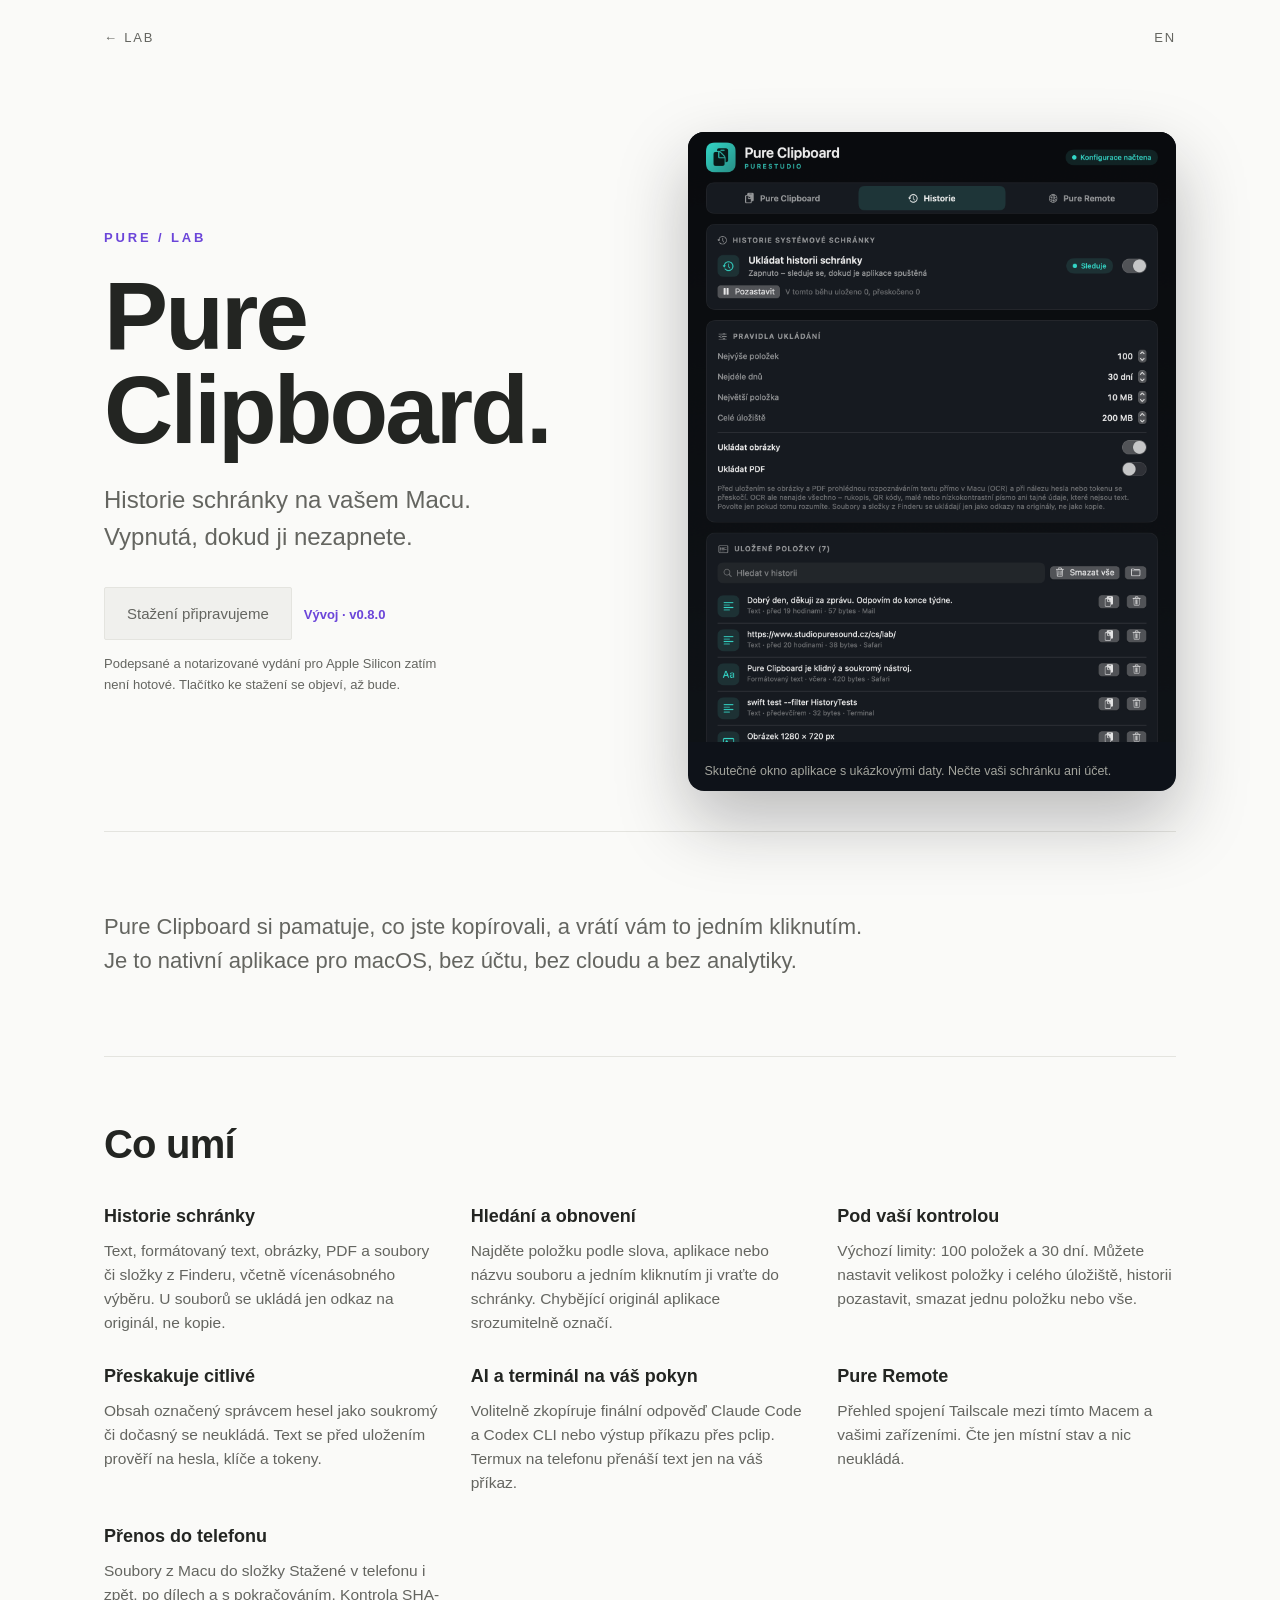
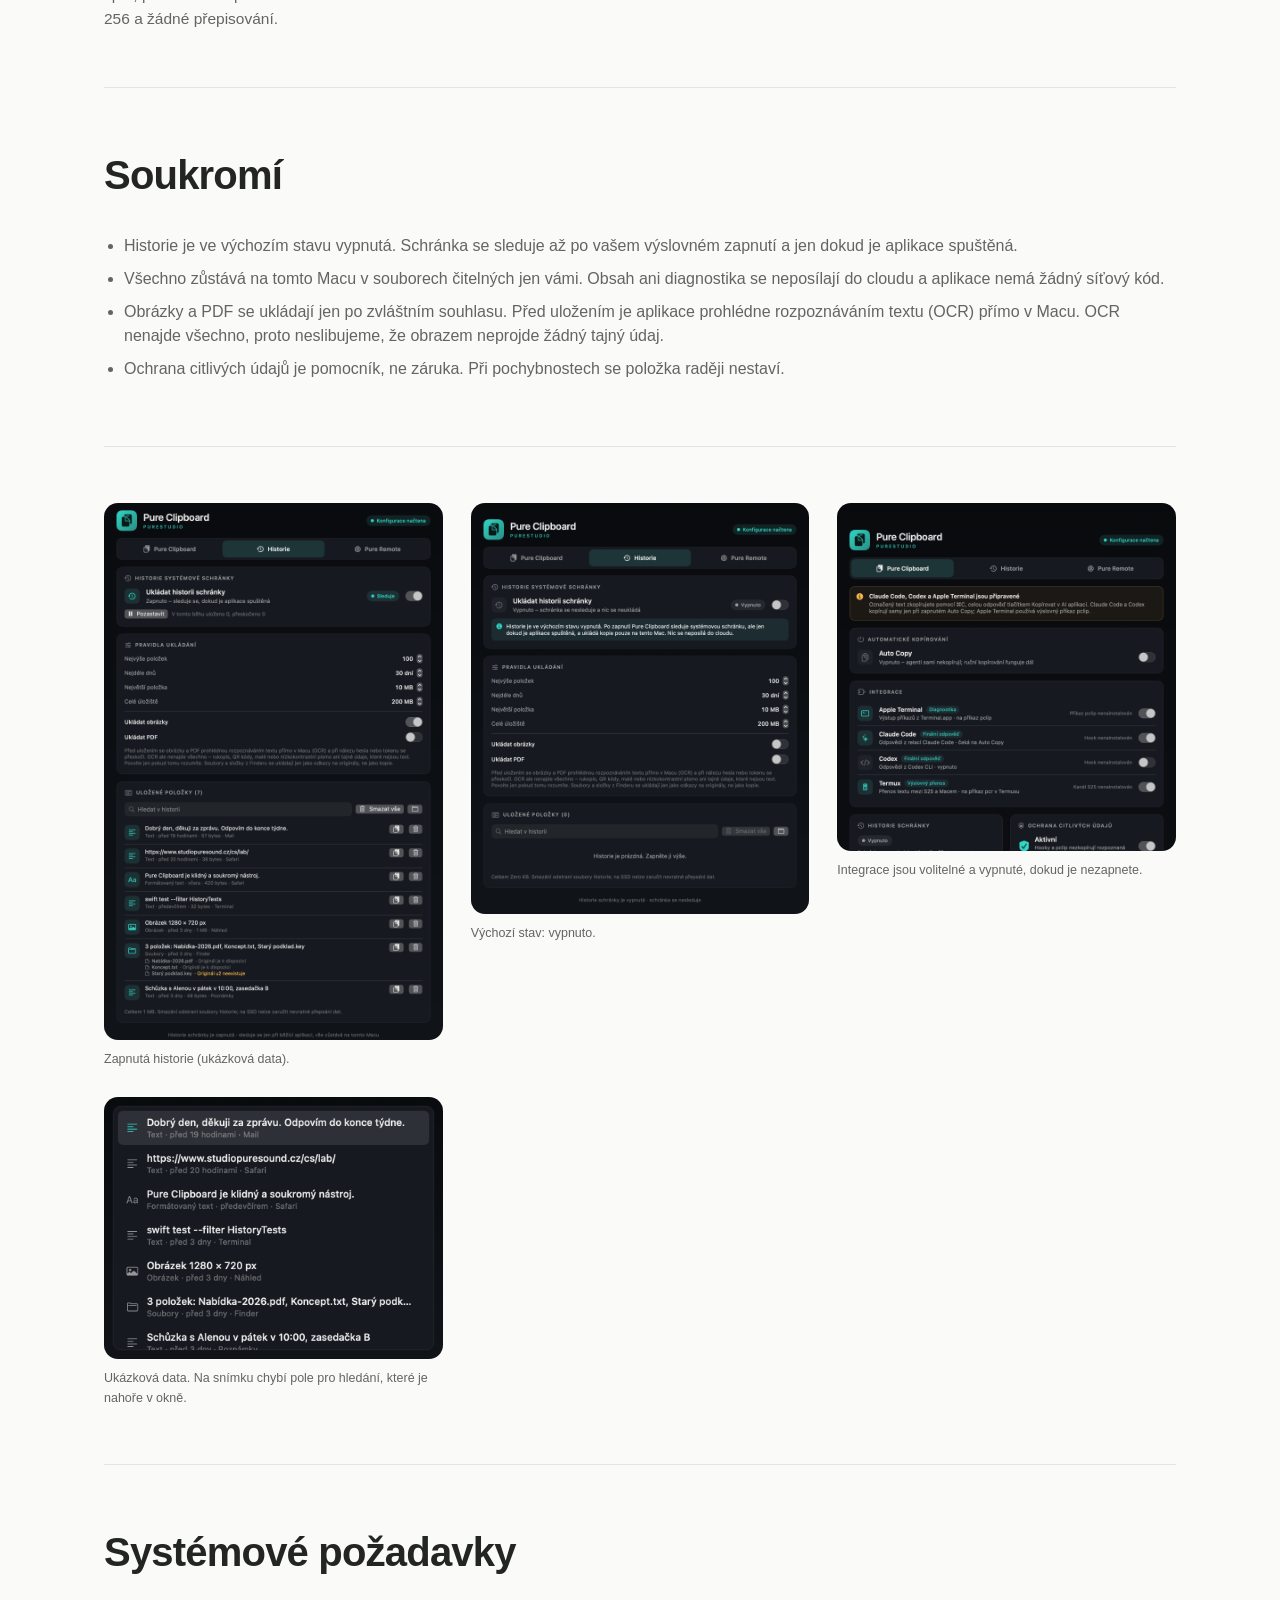
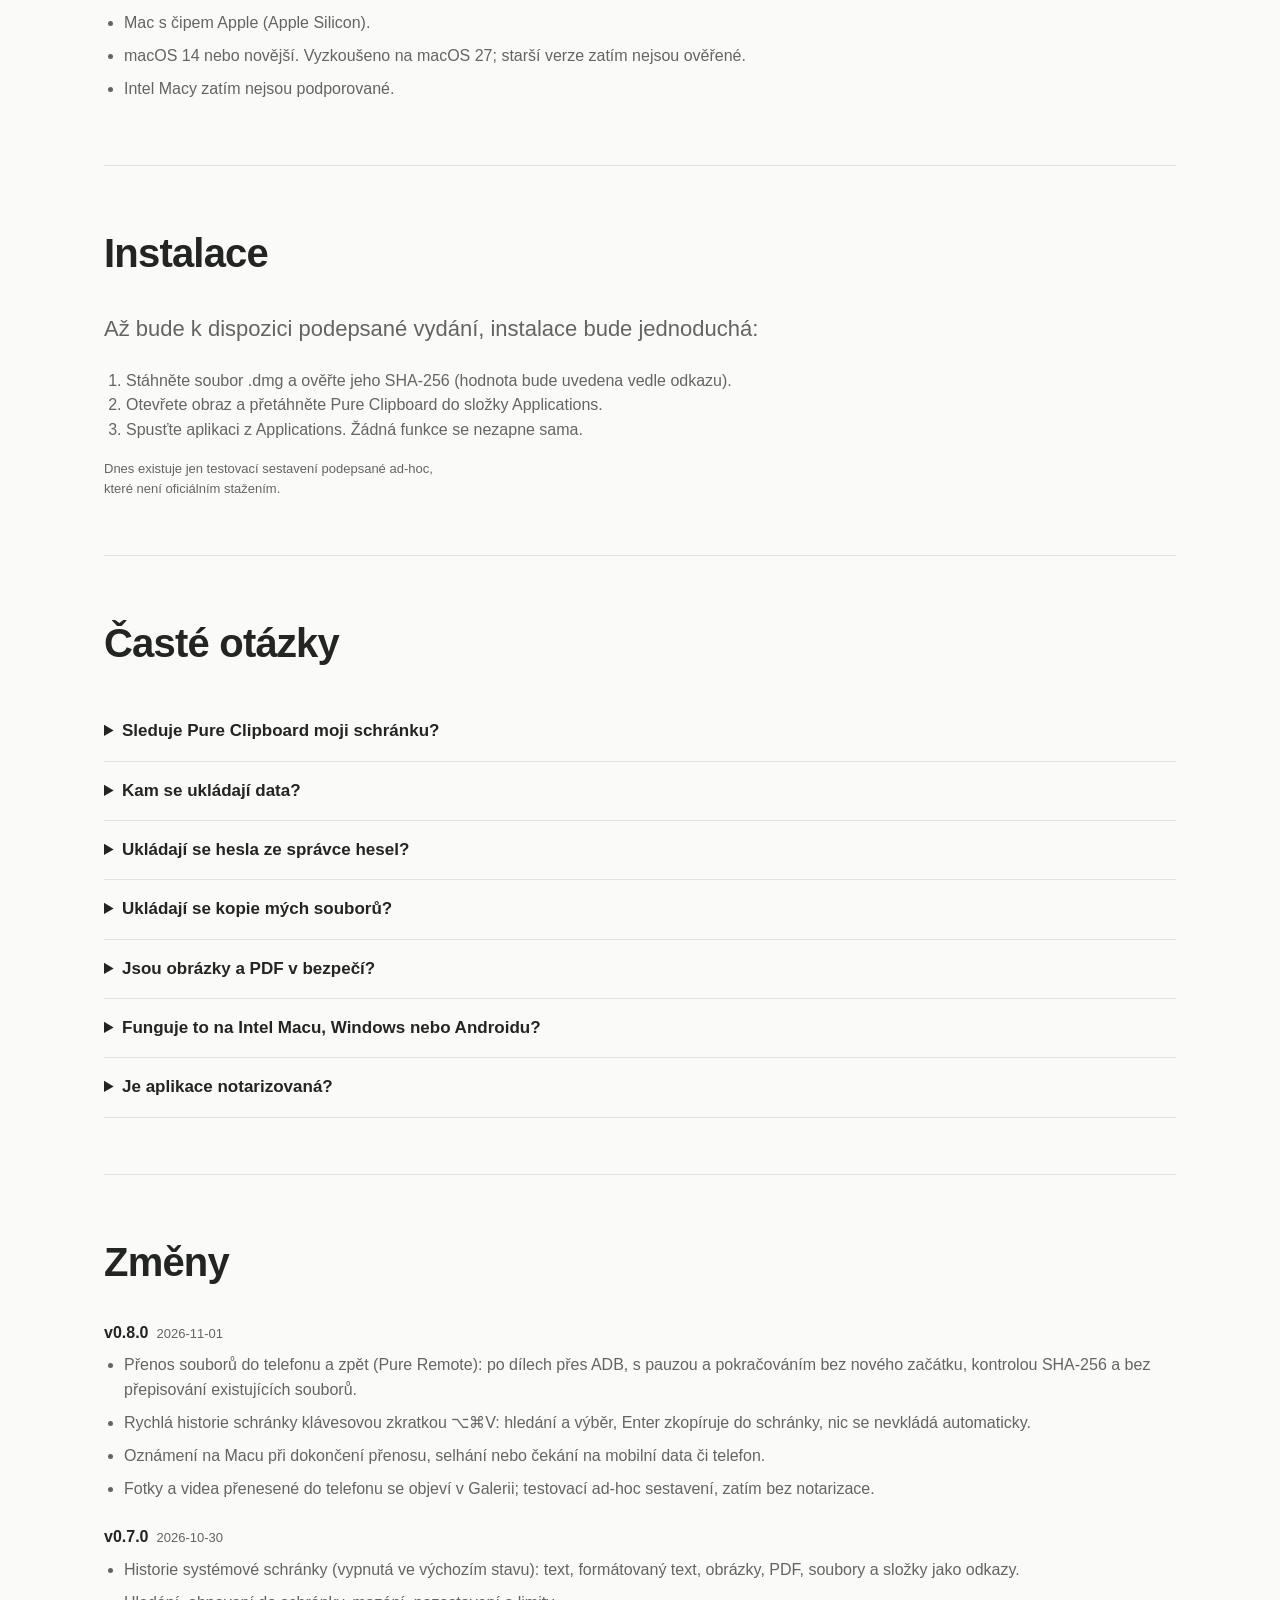
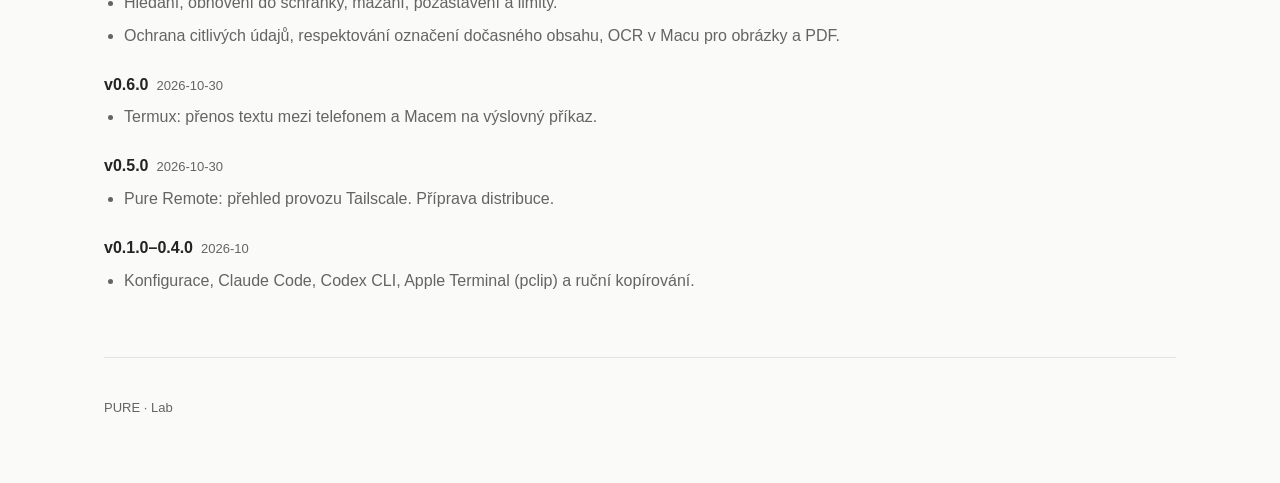
<file: web/pure-clipboard/cs/index.html>
<!doctype html>
<html lang="cs">
<head>
<meta charset="utf-8">
<meta name="viewport" content="width=device-width,initial-scale=1">
<title>Pure Clipboard — PURE</title>
<meta name="description" content="Pure Clipboard je nativní aplikace pro macOS: volitelná, ve výchozím stavu vypnutá historie schránky, která zůstává jen na vašem Macu.">
<meta name="theme-color" content="#fafaf8">
<link rel="canonical" href="https://www.studiopuresound.cz/cs/lab/pure-clipboard/">
<link rel="alternate" hreflang="cs" href="https://www.studiopuresound.cz/cs/lab/pure-clipboard/">
<link rel="alternate" hreflang="en" href="https://www.studiopuresound.cz/en/lab/pure-clipboard/">
<link rel="icon" type="image/png" href="../assets/favicon-64.png">
<link rel="apple-touch-icon" href="../assets/apple-touch-icon.png">
<meta property="og:type" content="website">
<meta property="og:title" content="Pure Clipboard — PURE">
<meta property="og:description" content="Historie schránky pro macOS. Vypnutá, dokud ji nezapnete. Nic neodchází do cloudu.">
<meta property="og:url" content="https://www.studiopuresound.cz/cs/lab/pure-clipboard/">
<meta property="og:locale" content="cs_CZ">
<meta property="og:image" content="https://www.studiopuresound.cz/assets/pure-clipboard-og.png">
<meta property="og:image:alt" content="Okno aplikace Pure Clipboard s historií schránky (ukázková data)">
<meta name="twitter:card" content="summary_large_image">
<link rel="stylesheet" href="../assets/pure-clipboard.css">
<script type="application/ld+json">{"@context": "https://schema.org", "@type": "SoftwareApplication", "name": "Pure Clipboard", "applicationCategory": "UtilitiesApplication", "operatingSystem": "macOS 14+ (Apple Silicon)", "description": "Pure Clipboard je nativní aplikace pro macOS: volitelná, ve výchozím stavu vypnutá historie schránky, která zůstává jen na vašem Macu.", "softwareVersion": "0.8.0", "inLanguage": "cs", "publisher": {"@type": "Organization", "name": "PURE"}}</script>
<script type="application/ld+json">{"@context": "https://schema.org", "@type": "FAQPage", "mainEntity": [{"@type": "Question", "name": "Sleduje Pure Clipboard moji schránku?", "acceptedAnswer": {"@type": "Answer", "text": "Jen když zapnete historii, a jen dokud je aplikace spuštěná. Ve výchozím stavu je historie vypnutá a schránka se nesleduje."}}, {"@type": "Question", "name": "Kam se ukládají data?", "acceptedAnswer": {"@type": "Answer", "text": "Do složky ~/Library/Application Support/PureClipboard na vašem Macu. Nic se neposílá na internet."}}, {"@type": "Question", "name": "Ukládají se hesla ze správce hesel?", "acceptedAnswer": {"@type": "Answer", "text": "Ne. Obsah označený jako soukromý nebo dočasný se přeskočí. Text se navíc prověřuje na hesla a tokeny; spolehlivé rozpoznání ale nelze zaručit."}}, {"@type": "Question", "name": "Ukládají se kopie mých souborů?", "acceptedAnswer": {"@type": "Answer", "text": "Ne. Z Finderu se ukládá jen odkaz na originál. Když originál zmizí, aplikace to ukáže."}}, {"@type": "Question", "name": "Jsou obrázky a PDF v bezpečí?", "acceptedAnswer": {"@type": "Answer", "text": "Ukládají se jen po zvláštním souhlasu a po kontrole OCR v Macu. OCR nerozpozná rukopis, QR kódy ani tajné údaje, které nejsou text, takže tuto funkci povolte jen vědomě."}}, {"@type": "Question", "name": "Funguje to na Intel Macu, Windows nebo Androidu?", "acceptedAnswer": {"@type": "Answer", "text": "Ne. Podporovaný je Apple Silicon s macOS 14 nebo novějším. Jiné platformy zatím nejsou ověřené."}}, {"@type": "Question", "name": "Je aplikace notarizovaná?", "acceptedAnswer": {"@type": "Answer", "text": "Zatím ne. Podepsané a notarizované vydání čeká na placený účet Apple Developer. Do té doby se nestahuje z webu."}}]}</script>
</head>
<body>
<a class="skip" href="#main">Přeskočit na obsah</a>
<div class="wrap">
<header class="top"><a href="../">← Lab</a><a href="https://www.studiopuresound.cz/en/lab/pure-clipboard/" hreflang="en">EN</a></header>
<main id="main">
<div class="hero">
<div>
<p class="eyebrow">PURE / LAB</p>
<h1>Pure Clipboard.</h1>
<p class="tagline">Historie schránky na vašem Macu. Vypnutá, dokud ji nezapnete.</p>
<!-- No working download link until the Developer ID signed and notarized DMG exists (see HANDOFF-CODEX.md). -->
<span class="cta" role="note" aria-disabled="true">Stažení připravujeme</span><span class="status">Vývoj · v0.8.0</span>
<p class="note">Podepsané a notarizované vydání pro Apple Silicon zatím není hotové. Tlačítko ke stažení se objeví, až bude.</p>
</div>
<figure class="preview"><img src="../assets/app-preview.png" alt="Okno aplikace Pure Clipboard: záložka Historie s uloženými položkami (ukázková data)" width="1520" height="1900"><figcaption style="padding:10px 16px;color:#a3a49d">Skutečné okno aplikace s ukázkovými daty. Nečte vaši schránku ani účet.</figcaption></figure>
</div>
<section><p class="intro">Pure Clipboard si pamatuje, co jste kopírovali, a vrátí vám to jedním kliknutím. Je to nativní aplikace pro macOS, bez účtu, bez cloudu a bez analytiky.</p></section>
<section><h2>Co umí</h2><div class="grid"><div><h3>Historie schránky</h3><p>Text, formátovaný text, obrázky, PDF a soubory či složky z Finderu, včetně vícenásobného výběru. U souborů se ukládá jen odkaz na originál, ne kopie.</p></div><div><h3>Hledání a obnovení</h3><p>Najděte položku podle slova, aplikace nebo názvu souboru a jedním kliknutím ji vraťte do schránky. Chybějící originál aplikace srozumitelně označí.</p></div><div><h3>Pod vaší kontrolou</h3><p>Výchozí limity: 100 položek a 30 dní. Můžete nastavit velikost položky i celého úložiště, historii pozastavit, smazat jednu položku nebo vše.</p></div><div><h3>Přeskakuje citlivé</h3><p>Obsah označený správcem hesel jako soukromý či dočasný se neukládá. Text se před uložením prověří na hesla, klíče a tokeny.</p></div><div><h3>AI a terminál na váš pokyn</h3><p>Volitelně zkopíruje finální odpověď Claude Code a Codex CLI nebo výstup příkazu přes pclip. Termux na telefonu přenáší text jen na váš příkaz.</p></div><div><h3>Pure Remote</h3><p>Přehled spojení Tailscale mezi tímto Macem a vašimi zařízeními. Čte jen místní stav a nic neukládá.</p></div><div><h3>Přenos do telefonu</h3><p>Soubory z Macu do složky Stažené v telefonu i zpět, po dílech a s pokračováním. Kontrola SHA-256 a žádné přepisování.</p></div></div></section>
<section><h2>Soukromí</h2><ul class="plain"><li>Historie je ve výchozím stavu vypnutá. Schránka se sleduje až po vašem výslovném zapnutí a jen dokud je aplikace spuštěná.</li><li>Všechno zůstává na tomto Macu v souborech čitelných jen vámi. Obsah ani diagnostika se neposílají do cloudu a aplikace nemá žádný síťový kód.</li><li>Obrázky a PDF se ukládají jen po zvláštním souhlasu. Před uložením je aplikace prohlédne rozpoznáváním textu (OCR) přímo v Macu. OCR nenajde všechno, proto neslibujeme, že obrazem neprojde žádný tajný údaj.</li><li>Ochrana citlivých údajů je pomocník, ne záruka. Při pochybnostech se položka raději nestaví.</li></ul></section>
<section><div class="shots"><figure><img src="../assets/history-on.png" alt="Záložka Historie se zapnutou historií: přepínač, pravidla ukládání a sedm uložených položek" loading="lazy"><figcaption>Zapnutá historie (ukázková data).</figcaption></figure><figure><img src="../assets/history-off.png" alt="Záložka Historie ve výchozím vypnutém stavu s vysvětlením, že se schránka nesleduje" loading="lazy"><figcaption>Výchozí stav: vypnuto.</figcaption></figure><figure><img src="../assets/clipboard.png" alt="Záložka Pure Clipboard: Auto Copy, integrace, ochrana citlivých údajů a karty Termux a Terminal" loading="lazy"><figcaption>Integrace jsou volitelné a vypnuté, dokud je nezapnete.</figcaption></figure><figure><img src="../assets/quick-history.png" alt="Rychlá historie na ⌥⌘V: hledání a výběr posledních položek" loading="lazy"><figcaption>Ukázková data. Na snímku chybí pole pro hledání, které je nahoře v okně.</figcaption></figure></div></section>
<section><h2>Systémové požadavky</h2><ul class="plain"><li>Mac s čipem Apple (Apple Silicon).</li><li>macOS 14 nebo novější. Vyzkoušeno na macOS 27; starší verze zatím nejsou ověřené.</li><li>Intel Macy zatím nejsou podporované.</li></ul></section>
<section><h2>Instalace</h2><p class="intro">Až bude k dispozici podepsané vydání, instalace bude jednoduchá:</p><ol class="plain"><li>Stáhněte soubor .dmg a ověřte jeho SHA-256 (hodnota bude uvedena vedle odkazu).</li><li>Otevřete obraz a přetáhněte Pure Clipboard do složky Applications.</li><li>Spusťte aplikaci z Applications. Žádná funkce se nezapne sama.</li></ol><p class="note">Dnes existuje jen testovací sestavení podepsané ad-hoc, které není oficiálním stažením.</p></section>
<section><h2>Časté otázky</h2><details><summary>Sleduje Pure Clipboard moji schránku?</summary><p>Jen když zapnete historii, a jen dokud je aplikace spuštěná. Ve výchozím stavu je historie vypnutá a schránka se nesleduje.</p></details><details><summary>Kam se ukládají data?</summary><p>Do složky ~/Library/Application Support/PureClipboard na vašem Macu. Nic se neposílá na internet.</p></details><details><summary>Ukládají se hesla ze správce hesel?</summary><p>Ne. Obsah označený jako soukromý nebo dočasný se přeskočí. Text se navíc prověřuje na hesla a tokeny; spolehlivé rozpoznání ale nelze zaručit.</p></details><details><summary>Ukládají se kopie mých souborů?</summary><p>Ne. Z Finderu se ukládá jen odkaz na originál. Když originál zmizí, aplikace to ukáže.</p></details><details><summary>Jsou obrázky a PDF v bezpečí?</summary><p>Ukládají se jen po zvláštním souhlasu a po kontrole OCR v Macu. OCR nerozpozná rukopis, QR kódy ani tajné údaje, které nejsou text, takže tuto funkci povolte jen vědomě.</p></details><details><summary>Funguje to na Intel Macu, Windows nebo Androidu?</summary><p>Ne. Podporovaný je Apple Silicon s macOS 14 nebo novějším. Jiné platformy zatím nejsou ověřené.</p></details><details><summary>Je aplikace notarizovaná?</summary><p>Zatím ne. Podepsané a notarizované vydání čeká na placený účet Apple Developer. Do té doby se nestahuje z webu.</p></details></section>
<section class="log"><h2>Změny</h2><h3>v0.8.0<time>2026-11-01</time></h3><ul class="plain"><li>Přenos souborů do telefonu a zpět (Pure Remote): po dílech přes ADB, s pauzou a pokračováním bez nového začátku, kontrolou SHA-256 a bez přepisování existujících souborů.</li><li>Rychlá historie schránky klávesovou zkratkou ⌥⌘V: hledání a výběr, Enter zkopíruje do schránky, nic se nevkládá automaticky.</li><li>Oznámení na Macu při dokončení přenosu, selhání nebo čekání na mobilní data či telefon.</li><li>Fotky a videa přenesené do telefonu se objeví v Galerii; testovací ad-hoc sestavení, zatím bez notarizace.</li></ul><h3>v0.7.0<time>2026-10-30</time></h3><ul class="plain"><li>Historie systémové schránky (vypnutá ve výchozím stavu): text, formátovaný text, obrázky, PDF, soubory a složky jako odkazy.</li><li>Hledání, obnovení do schránky, mazání, pozastavení a limity.</li><li>Ochrana citlivých údajů, respektování označení dočasného obsahu, OCR v Macu pro obrázky a PDF.</li></ul><h3>v0.6.0<time>2026-10-30</time></h3><ul class="plain"><li>Termux: přenos textu mezi telefonem a Macem na výslovný příkaz.</li></ul><h3>v0.5.0<time>2026-10-30</time></h3><ul class="plain"><li>Pure Remote: přehled provozu Tailscale. Příprava distribuce.</li></ul><h3>v0.1.0–0.4.0<time>2026-10</time></h3><ul class="plain"><li>Konfigurace, Claude Code, Codex CLI, Apple Terminal (pclip) a ruční kopírování.</li></ul></section>
</main>
<footer>PURE · Lab</footer>
</div>
</body>
</html>
</file>
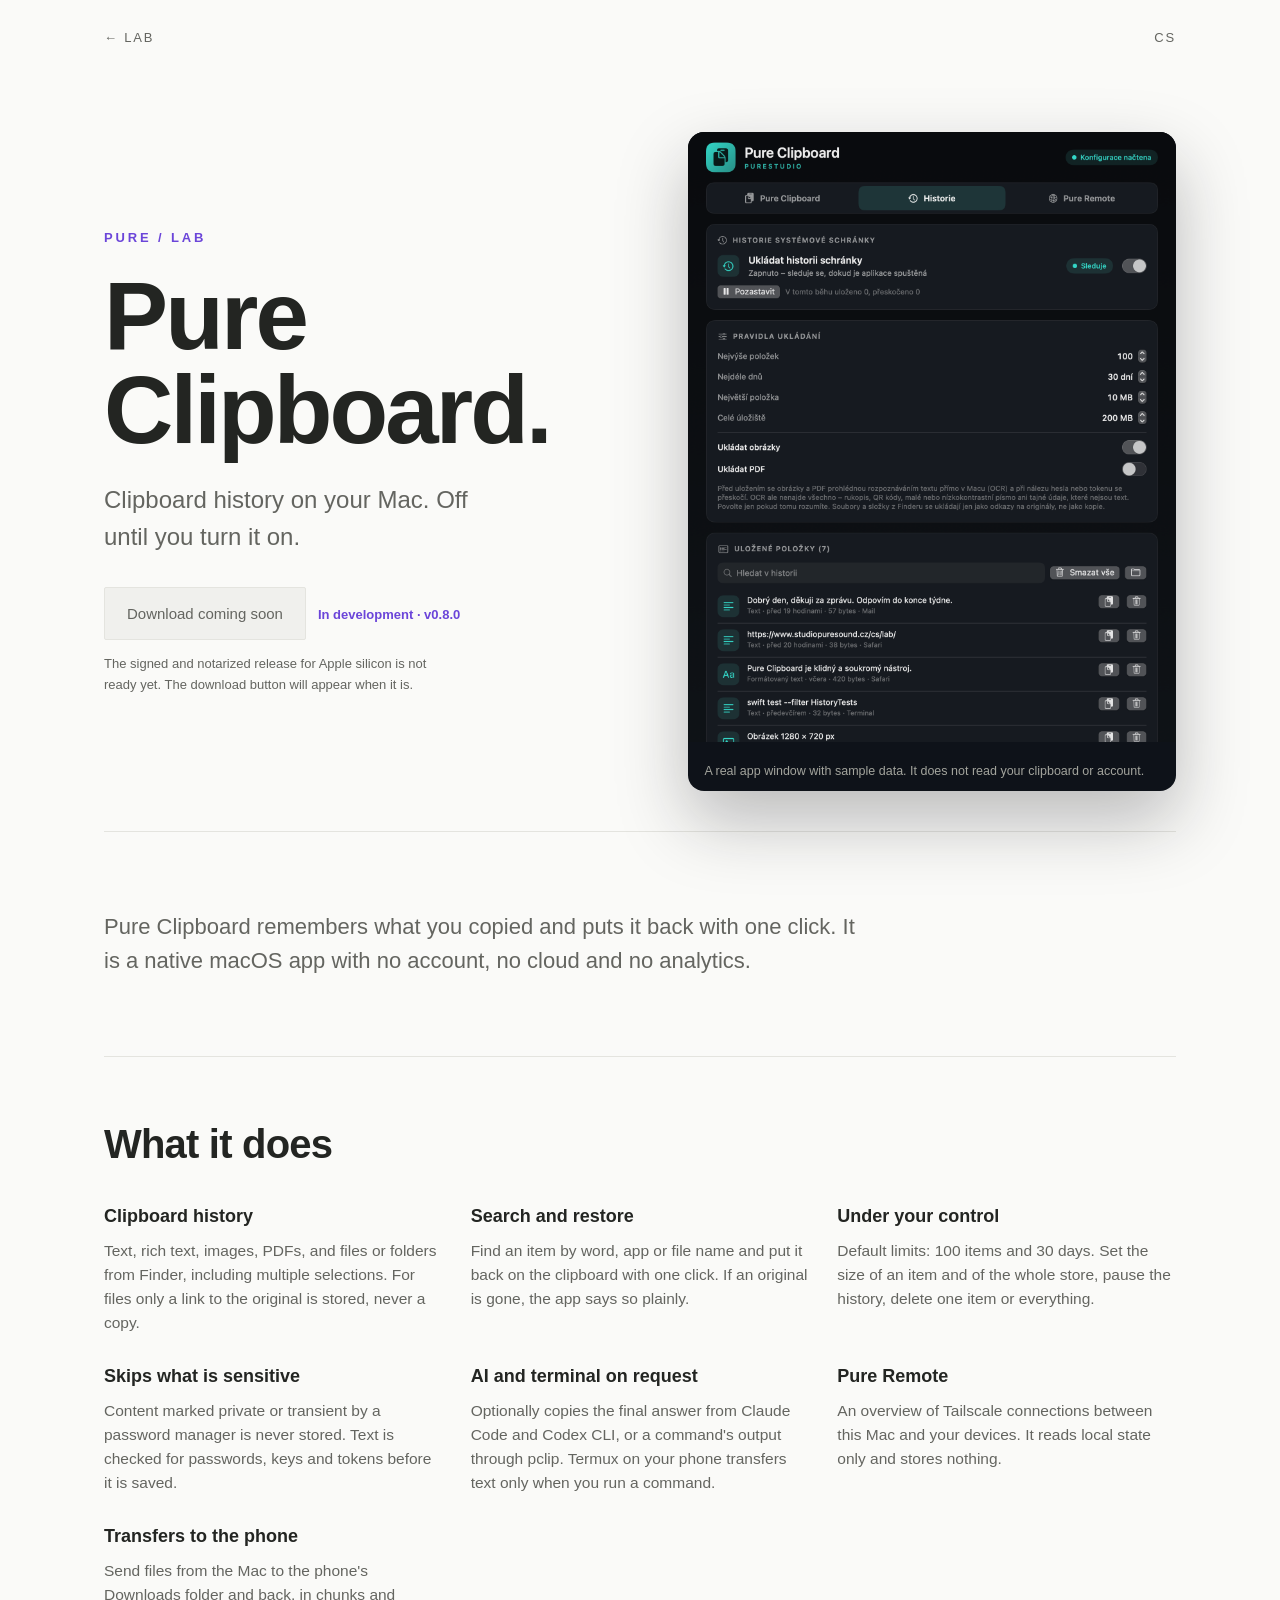
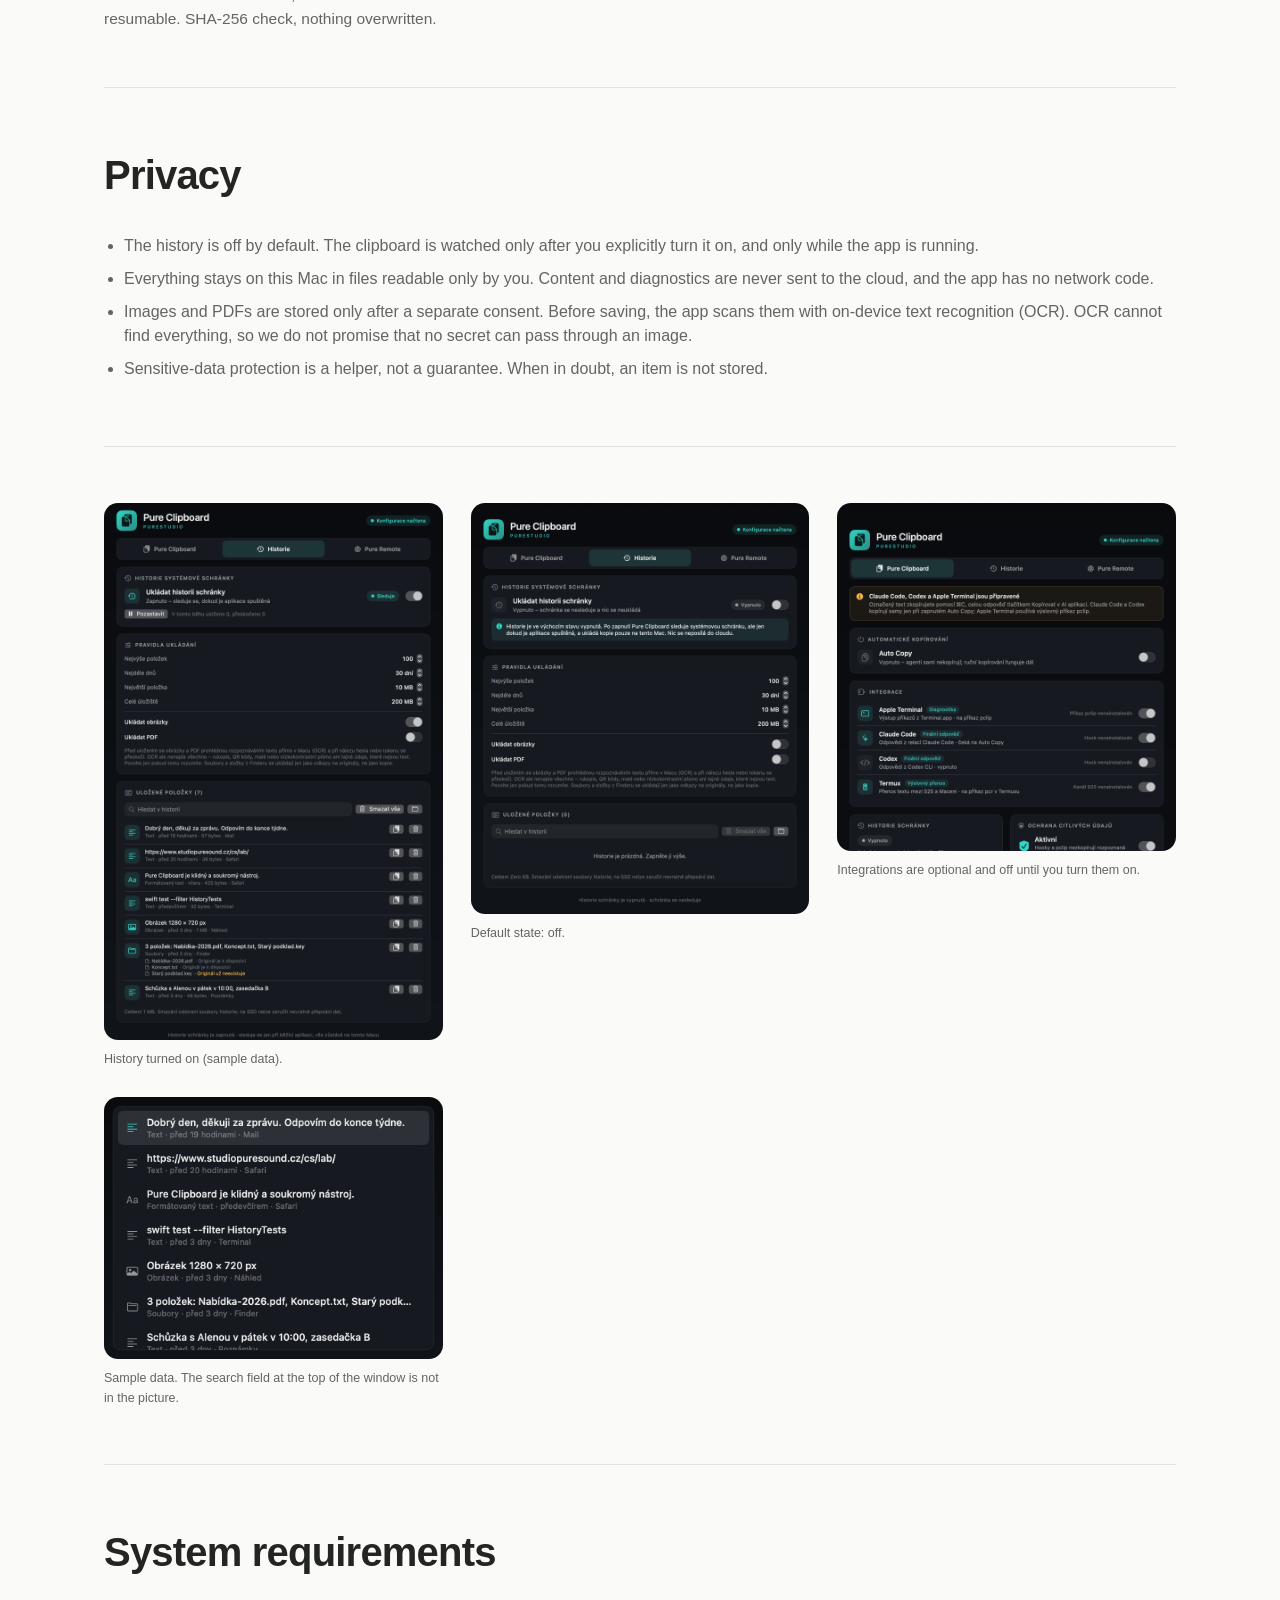
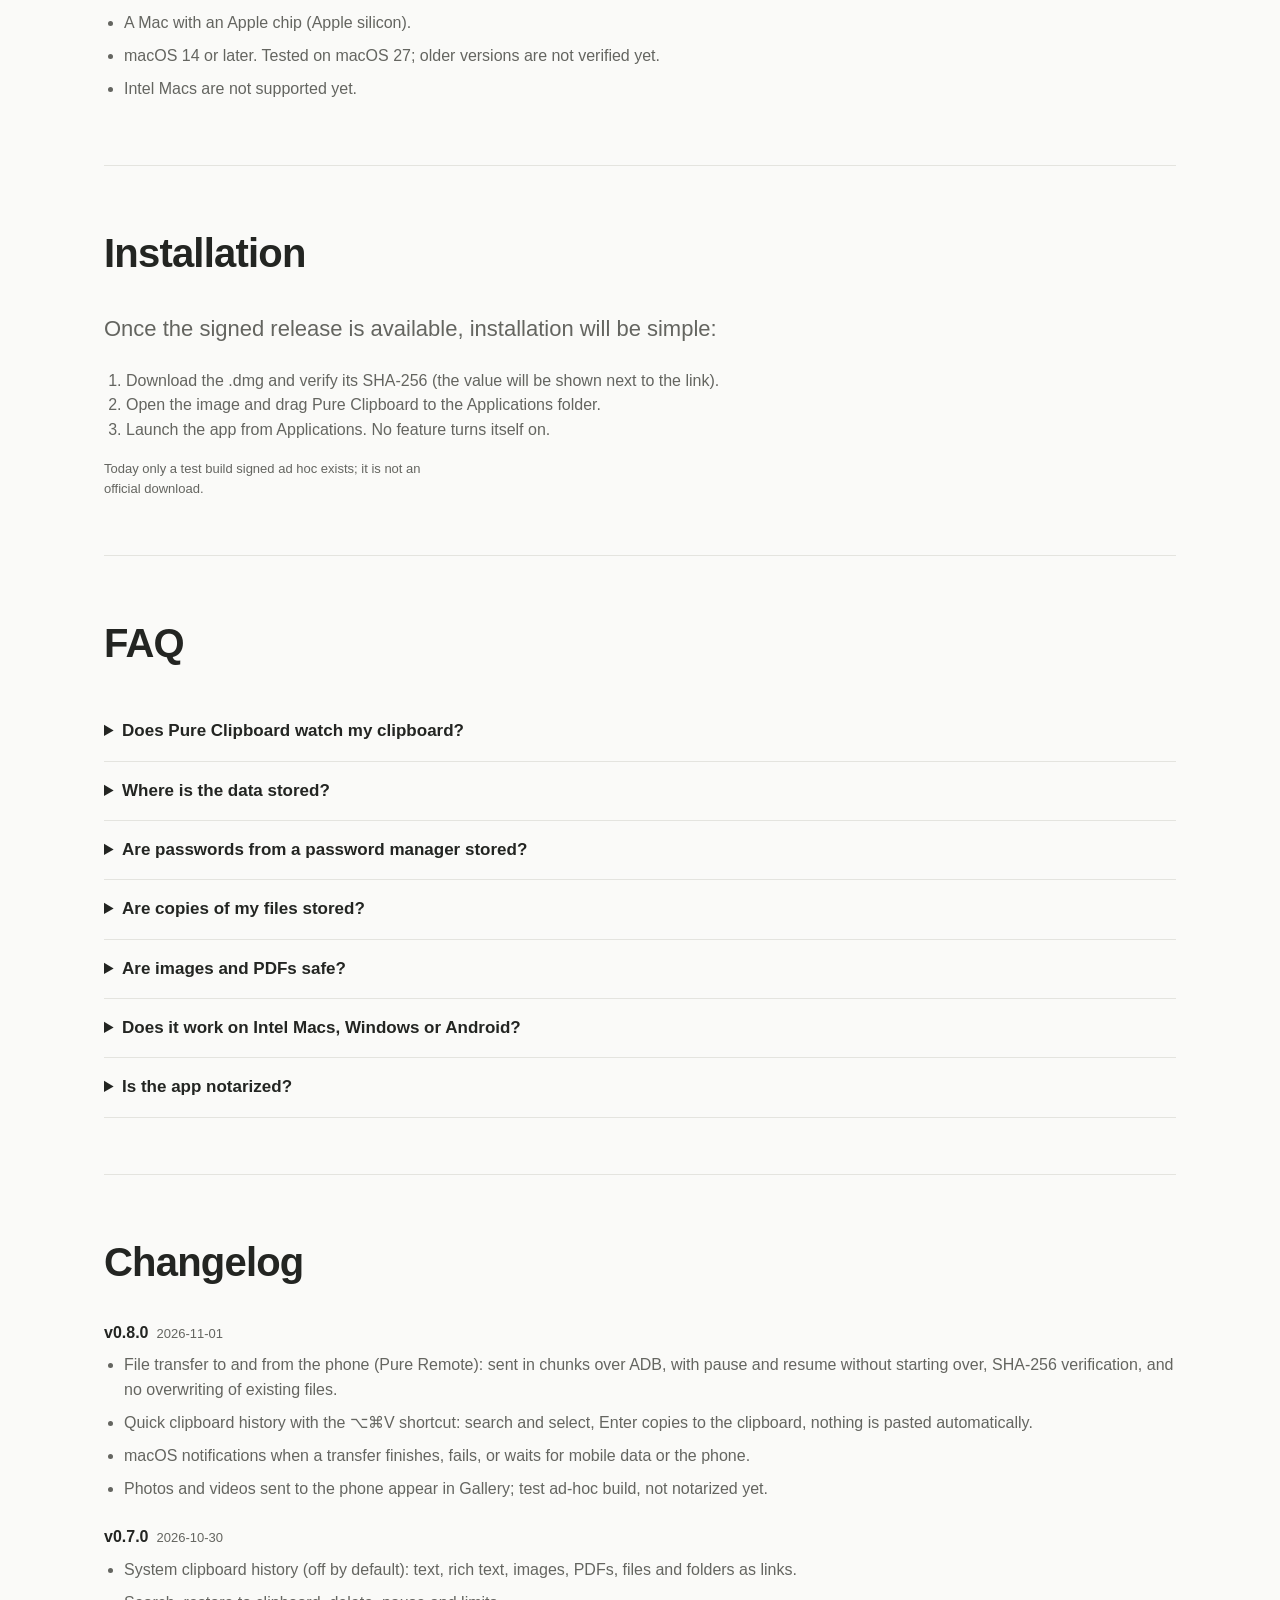
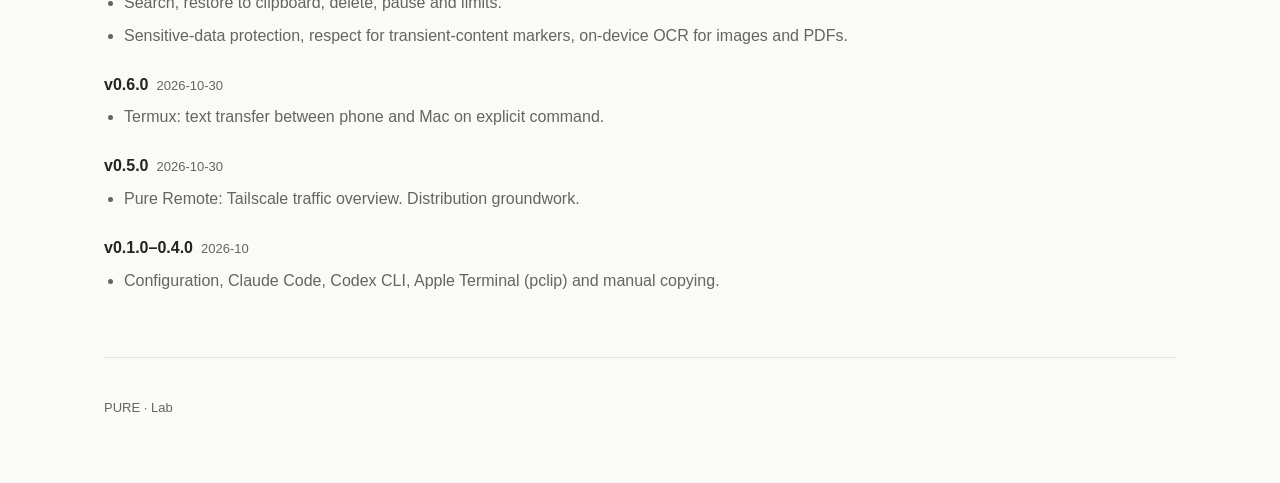
<file: web/pure-clipboard/en/index.html>
<!doctype html>
<html lang="en">
<head>
<meta charset="utf-8">
<meta name="viewport" content="width=device-width,initial-scale=1">
<title>Pure Clipboard — PURE</title>
<meta name="description" content="Pure Clipboard is a native macOS app with an optional clipboard history that is off by default and stays on your Mac.">
<meta name="theme-color" content="#fafaf8">
<link rel="canonical" href="https://www.studiopuresound.cz/en/lab/pure-clipboard/">
<link rel="alternate" hreflang="en" href="https://www.studiopuresound.cz/en/lab/pure-clipboard/">
<link rel="alternate" hreflang="cs" href="https://www.studiopuresound.cz/cs/lab/pure-clipboard/">
<link rel="icon" type="image/png" href="../assets/favicon-64.png">
<link rel="apple-touch-icon" href="../assets/apple-touch-icon.png">
<meta property="og:type" content="website">
<meta property="og:title" content="Pure Clipboard — PURE">
<meta property="og:description" content="Clipboard history for macOS. Off until you turn it on. Nothing leaves your Mac.">
<meta property="og:url" content="https://www.studiopuresound.cz/en/lab/pure-clipboard/">
<meta property="og:locale" content="en_GB">
<meta property="og:image" content="https://www.studiopuresound.cz/assets/pure-clipboard-og.png">
<meta property="og:image:alt" content="Pure Clipboard app window showing the clipboard history (sample data)">
<meta name="twitter:card" content="summary_large_image">
<link rel="stylesheet" href="../assets/pure-clipboard.css">
<script type="application/ld+json">{"@context": "https://schema.org", "@type": "SoftwareApplication", "name": "Pure Clipboard", "applicationCategory": "UtilitiesApplication", "operatingSystem": "macOS 14+ (Apple Silicon)", "description": "Pure Clipboard is a native macOS app with an optional clipboard history that is off by default and stays on your Mac.", "softwareVersion": "0.8.0", "inLanguage": "en", "publisher": {"@type": "Organization", "name": "PURE"}}</script>
<script type="application/ld+json">{"@context": "https://schema.org", "@type": "FAQPage", "mainEntity": [{"@type": "Question", "name": "Does Pure Clipboard watch my clipboard?", "acceptedAnswer": {"@type": "Answer", "text": "Only when you turn the history on, and only while the app is running. By default the history is off and the clipboard is not watched."}}, {"@type": "Question", "name": "Where is the data stored?", "acceptedAnswer": {"@type": "Answer", "text": "In ~/Library/Application Support/PureClipboard on your Mac. Nothing is sent over the internet."}}, {"@type": "Question", "name": "Are passwords from a password manager stored?", "acceptedAnswer": {"@type": "Answer", "text": "No. Content marked private or transient is skipped. Text is also checked for passwords and tokens, but reliable detection cannot be guaranteed."}}, {"@type": "Question", "name": "Are copies of my files stored?", "acceptedAnswer": {"@type": "Answer", "text": "No. From Finder only a link to the original is stored. If the original disappears, the app shows it."}}, {"@type": "Question", "name": "Are images and PDFs safe?", "acceptedAnswer": {"@type": "Answer", "text": "They are stored only after a separate consent and an on-device OCR check. OCR does not recognise handwriting, QR codes or secrets that are not text, so enable this deliberately."}}, {"@type": "Question", "name": "Does it work on Intel Macs, Windows or Android?", "acceptedAnswer": {"@type": "Answer", "text": "No. Apple silicon with macOS 14 or later is supported. Other platforms are not verified yet."}}, {"@type": "Question", "name": "Is the app notarized?", "acceptedAnswer": {"@type": "Answer", "text": "Not yet. The signed and notarized release is waiting for a paid Apple Developer account. Until then it is not offered for download."}}]}</script>
</head>
<body>
<a class="skip" href="#main">Skip to content</a>
<div class="wrap">
<header class="top"><a href="../">← Lab</a><a href="https://www.studiopuresound.cz/cs/lab/pure-clipboard/" hreflang="cs">CS</a></header>
<main id="main">
<div class="hero">
<div>
<p class="eyebrow">PURE / LAB</p>
<h1>Pure Clipboard.</h1>
<p class="tagline">Clipboard history on your Mac. Off until you turn it on.</p>
<!-- No working download link until the Developer ID signed and notarized DMG exists (see HANDOFF-CODEX.md). -->
<span class="cta" role="note" aria-disabled="true">Download coming soon</span><span class="status">In development · v0.8.0</span>
<p class="note">The signed and notarized release for Apple silicon is not ready yet. The download button will appear when it is.</p>
</div>
<figure class="preview"><img src="../assets/app-preview.png" alt="Pure Clipboard app window: History tab with stored items (sample data)" width="1520" height="1900"><figcaption style="padding:10px 16px;color:#a3a49d">A real app window with sample data. It does not read your clipboard or account.</figcaption></figure>
</div>
<section><p class="intro">Pure Clipboard remembers what you copied and puts it back with one click. It is a native macOS app with no account, no cloud and no analytics.</p></section>
<section><h2>What it does</h2><div class="grid"><div><h3>Clipboard history</h3><p>Text, rich text, images, PDFs, and files or folders from Finder, including multiple selections. For files only a link to the original is stored, never a copy.</p></div><div><h3>Search and restore</h3><p>Find an item by word, app or file name and put it back on the clipboard with one click. If an original is gone, the app says so plainly.</p></div><div><h3>Under your control</h3><p>Default limits: 100 items and 30 days. Set the size of an item and of the whole store, pause the history, delete one item or everything.</p></div><div><h3>Skips what is sensitive</h3><p>Content marked private or transient by a password manager is never stored. Text is checked for passwords, keys and tokens before it is saved.</p></div><div><h3>AI and terminal on request</h3><p>Optionally copies the final answer from Claude Code and Codex CLI, or a command&#x27;s output through pclip. Termux on your phone transfers text only when you run a command.</p></div><div><h3>Pure Remote</h3><p>An overview of Tailscale connections between this Mac and your devices. It reads local state only and stores nothing.</p></div><div><h3>Transfers to the phone</h3><p>Send files from the Mac to the phone&#x27;s Downloads folder and back, in chunks and resumable. SHA-256 check, nothing overwritten.</p></div></div></section>
<section><h2>Privacy</h2><ul class="plain"><li>The history is off by default. The clipboard is watched only after you explicitly turn it on, and only while the app is running.</li><li>Everything stays on this Mac in files readable only by you. Content and diagnostics are never sent to the cloud, and the app has no network code.</li><li>Images and PDFs are stored only after a separate consent. Before saving, the app scans them with on-device text recognition (OCR). OCR cannot find everything, so we do not promise that no secret can pass through an image.</li><li>Sensitive-data protection is a helper, not a guarantee. When in doubt, an item is not stored.</li></ul></section>
<section><div class="shots"><figure><img src="../assets/history-on.png" alt="History tab with history turned on: switch, storage rules and seven stored items" loading="lazy"><figcaption>History turned on (sample data).</figcaption></figure><figure><img src="../assets/history-off.png" alt="History tab in its default off state explaining that the clipboard is not watched" loading="lazy"><figcaption>Default state: off.</figcaption></figure><figure><img src="../assets/clipboard.png" alt="Pure Clipboard tab: Auto Copy, integrations, sensitive-data protection and the Termux and Terminal cards" loading="lazy"><figcaption>Integrations are optional and off until you turn them on.</figcaption></figure><figure><img src="../assets/quick-history.png" alt="Quick history on ⌥⌘V: search and pick recent items" loading="lazy"><figcaption>Sample data. The search field at the top of the window is not in the picture.</figcaption></figure></div></section>
<section><h2>System requirements</h2><ul class="plain"><li>A Mac with an Apple chip (Apple silicon).</li><li>macOS 14 or later. Tested on macOS 27; older versions are not verified yet.</li><li>Intel Macs are not supported yet.</li></ul></section>
<section><h2>Installation</h2><p class="intro">Once the signed release is available, installation will be simple:</p><ol class="plain"><li>Download the .dmg and verify its SHA-256 (the value will be shown next to the link).</li><li>Open the image and drag Pure Clipboard to the Applications folder.</li><li>Launch the app from Applications. No feature turns itself on.</li></ol><p class="note">Today only a test build signed ad hoc exists; it is not an official download.</p></section>
<section><h2>FAQ</h2><details><summary>Does Pure Clipboard watch my clipboard?</summary><p>Only when you turn the history on, and only while the app is running. By default the history is off and the clipboard is not watched.</p></details><details><summary>Where is the data stored?</summary><p>In ~/Library/Application Support/PureClipboard on your Mac. Nothing is sent over the internet.</p></details><details><summary>Are passwords from a password manager stored?</summary><p>No. Content marked private or transient is skipped. Text is also checked for passwords and tokens, but reliable detection cannot be guaranteed.</p></details><details><summary>Are copies of my files stored?</summary><p>No. From Finder only a link to the original is stored. If the original disappears, the app shows it.</p></details><details><summary>Are images and PDFs safe?</summary><p>They are stored only after a separate consent and an on-device OCR check. OCR does not recognise handwriting, QR codes or secrets that are not text, so enable this deliberately.</p></details><details><summary>Does it work on Intel Macs, Windows or Android?</summary><p>No. Apple silicon with macOS 14 or later is supported. Other platforms are not verified yet.</p></details><details><summary>Is the app notarized?</summary><p>Not yet. The signed and notarized release is waiting for a paid Apple Developer account. Until then it is not offered for download.</p></details></section>
<section class="log"><h2>Changelog</h2><h3>v0.8.0<time>2026-11-01</time></h3><ul class="plain"><li>File transfer to and from the phone (Pure Remote): sent in chunks over ADB, with pause and resume without starting over, SHA-256 verification, and no overwriting of existing files.</li><li>Quick clipboard history with the ⌥⌘V shortcut: search and select, Enter copies to the clipboard, nothing is pasted automatically.</li><li>macOS notifications when a transfer finishes, fails, or waits for mobile data or the phone.</li><li>Photos and videos sent to the phone appear in Gallery; test ad-hoc build, not notarized yet.</li></ul><h3>v0.7.0<time>2026-10-30</time></h3><ul class="plain"><li>System clipboard history (off by default): text, rich text, images, PDFs, files and folders as links.</li><li>Search, restore to clipboard, delete, pause and limits.</li><li>Sensitive-data protection, respect for transient-content markers, on-device OCR for images and PDFs.</li></ul><h3>v0.6.0<time>2026-10-30</time></h3><ul class="plain"><li>Termux: text transfer between phone and Mac on explicit command.</li></ul><h3>v0.5.0<time>2026-10-30</time></h3><ul class="plain"><li>Pure Remote: Tailscale traffic overview. Distribution groundwork.</li></ul><h3>v0.1.0–0.4.0<time>2026-10</time></h3><ul class="plain"><li>Configuration, Claude Code, Codex CLI, Apple Terminal (pclip) and manual copying.</li></ul></section>
</main>
<footer>PURE · Lab</footer>
</div>
</body>
</html>
</file>
<file: web/pure-clipboard/assets/pure-clipboard.css>
:root{--paper:#fafaf8;--ink:#232522;--muted:#646560;--line:#e4e4df;--panel:#f0f0ed;--accent:#6b45d9;--dark:#0e1219}
*{box-sizing:border-box}html{scroll-behavior:smooth}
body{margin:0;background:var(--paper);color:var(--ink);font-family:Arial,Helvetica,sans-serif;line-height:1.55;-webkit-font-smoothing:antialiased}
a{color:inherit}.skip{position:absolute;left:-999px}.skip:focus{left:16px;top:16px;background:var(--ink);color:var(--paper);padding:8px 12px;z-index:9}
.wrap{max-width:1120px;margin:0 auto;padding:0 24px}
.top{display:flex;justify-content:space-between;align-items:center;padding:28px 0;font-size:13px;letter-spacing:.14em;text-transform:uppercase}
.top a{text-decoration:none;color:var(--muted)}.top a:hover{color:var(--ink)}
.hero{padding:56px 0 40px;display:grid;grid-template-columns:1.1fr 1fr;gap:48px;align-items:center}
.eyebrow{color:var(--accent);font-weight:700;letter-spacing:.22em;font-size:13px;margin:0 0 20px}
h1{font-size:clamp(48px,9vw,96px);line-height:.98;letter-spacing:-.03em;margin:0 0 24px}
.tagline{font-size:clamp(18px,2.4vw,24px);color:var(--muted);margin:0 0 32px;max-width:30ch}
.cta{display:inline-block;padding:14px 22px;background:var(--panel);color:var(--muted);border:1px solid var(--line);border-radius:2px;font-size:15px;cursor:not-allowed}
.status{margin-left:12px;font-size:13px;color:var(--accent);font-weight:700}
.note{font-size:13px;color:var(--muted);max-width:46ch;margin:14px 0 0}
figure{margin:0}figure img{width:100%;height:auto;display:block;border-radius:14px}
figcaption{font-size:12.5px;color:var(--muted);margin-top:10px}
.preview{background:var(--dark);border-radius:16px;padding:0;overflow:hidden;box-shadow:0 30px 70px rgba(20,20,30,.28)}
.preview img{border-radius:0}
section{padding:56px 0;border-top:1px solid var(--line)}
h2{font-size:clamp(26px,4vw,40px);letter-spacing:-.02em;margin:0 0 28px}
.grid{display:grid;grid-template-columns:repeat(auto-fit,minmax(280px,1fr));gap:28px}
.grid h3{margin:0 0 8px;font-size:18px}.grid p{margin:0;color:var(--muted);font-size:15.5px}
ul.plain{padding-left:20px;margin:0;color:var(--muted)}ul.plain li{margin:8px 0}ol.plain{padding-left:22px;color:var(--muted)}
.intro{font-size:clamp(18px,2.2vw,22px);max-width:62ch;color:var(--muted)}
details{border-bottom:1px solid var(--line);padding:16px 0}summary{cursor:pointer;font-weight:700;font-size:17px}details p{color:var(--muted);margin:10px 0 0;max-width:70ch}
.log h3{margin:24px 0 6px;font-size:16px}.log time{color:var(--muted);font-weight:400;margin-left:8px;font-size:13px}
.shots{display:grid;grid-template-columns:repeat(auto-fit,minmax(300px,1fr));gap:28px}
.shots img{background:var(--dark)}
footer{padding:40px 0 64px;color:var(--muted);font-size:13px;border-top:1px solid var(--line)}
:focus-visible{outline:3px solid var(--accent);outline-offset:3px}
@media (max-width:820px){.hero{grid-template-columns:1fr}}
@media (prefers-reduced-motion:reduce){html{scroll-behavior:auto}}
</file>
